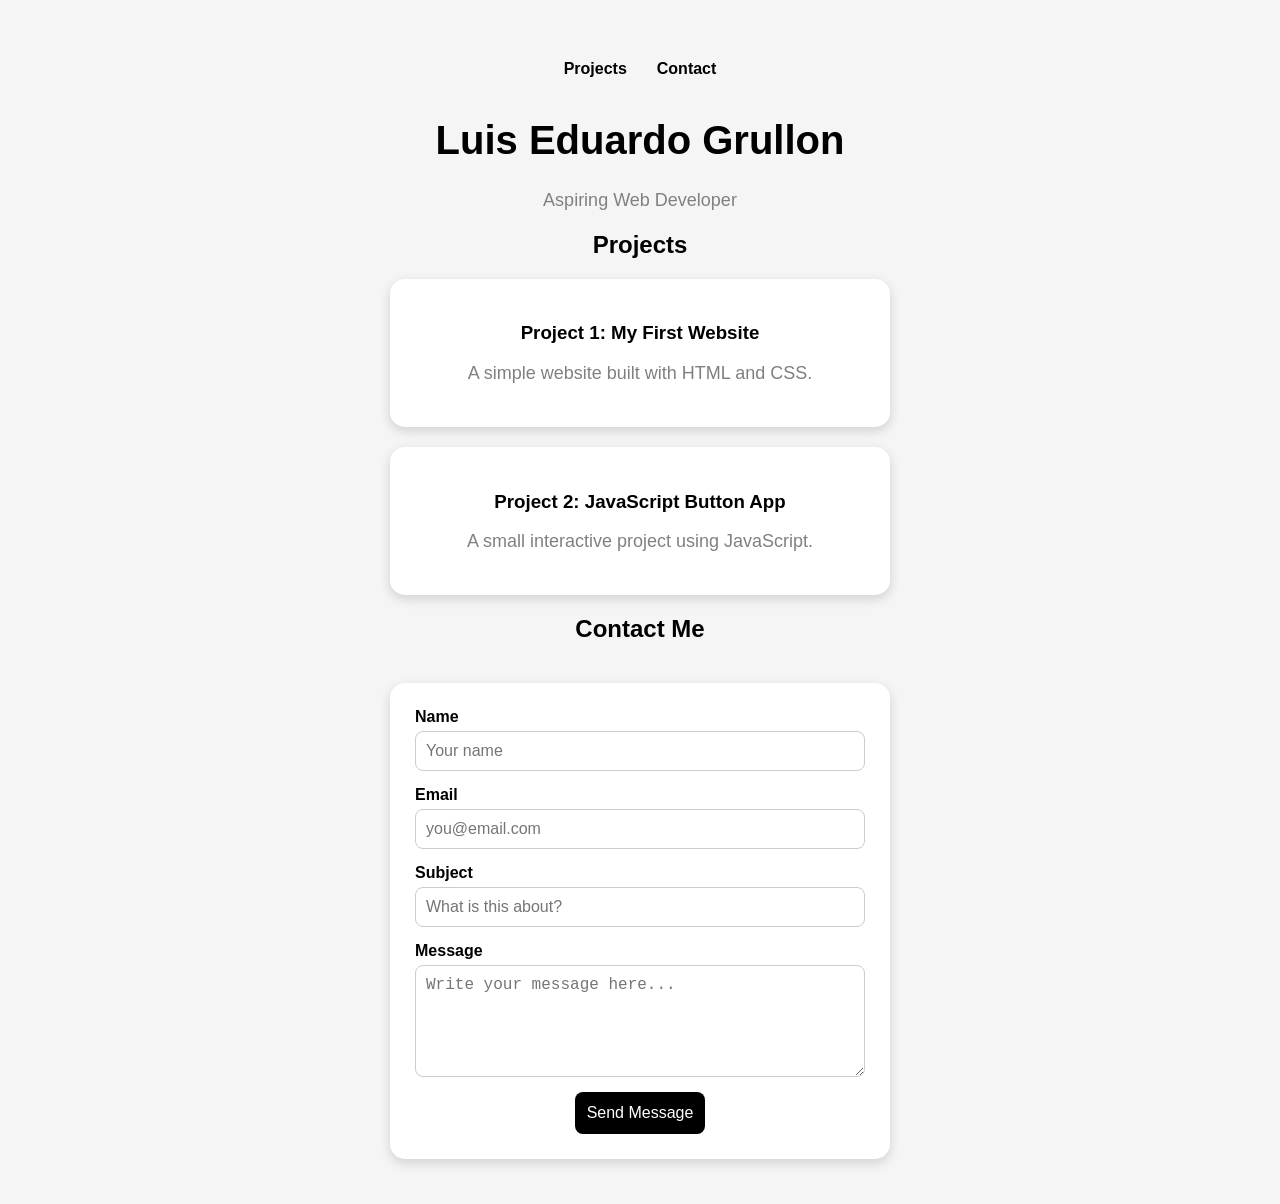
<file: index.html>
<!DOCTYPE html>
<html>
<head>
  <title>Luis Portfolio</title>
  <link rel="stylesheet" href="style.css">
</head>

<body>
  <nav>
  <a href="#projects">Projects</a>
  <a href="#contact">Contact</a>
</nav>

  <h1>Luis Eduardo Grullon</h1>
  <p>Aspiring Web Developer</p>

  <h2>Projects</h2>
  
<div class="projects">

  <div class="project-card">
    <h3>Project 1: My First Website</h3>
    <p>A simple website built with HTML and CSS.</p>
  </div>

  <div class="project-card">
    <h3>Project 2: JavaScript Button App</h3>
    <p>A small interactive project using JavaScript.</p>
  </div>

</div>

<h2 id="contact">Contact Me</h2>

<form
  action="https://formspree.io/f/xkovjbqb"
  method="POST"
  class="contact-form"
>
  <div class="field">
    <label for="name">Name</label>
    <input
      type="text"
      id="name"
      name="name"
      placeholder="Your name"
      required
    />
  </div>

  <div class="field">
    <label for="email">Email</label>
    <input
      type="email"
      id="email"
      name="email"
      placeholder="you@email.com"
      required
    />
  </div>

  <div class="field">
    <label for="subject">Subject</label>
    <input
      type="text"
      id="subject"
      name="subject"
      placeholder="What is this about?"
      required
    />
  </div>

  <div class="field">
    <label for="message">Message</label>
    <textarea
      id="message"
      name="message"
      rows="5"
      placeholder="Write your message here..."
      required
    ></textarea>
  </div>

  <button type="submit">Send Message</button>
</form>
<!--
<p>Email: luisgru2023@email.com</p>
<p>Phone: 774-505-2354</p>
<p>GitHub: <a href="https://github.com/lusis96" target="_blank">My Profile</a></p>
-->
</body>
</html>
</file>
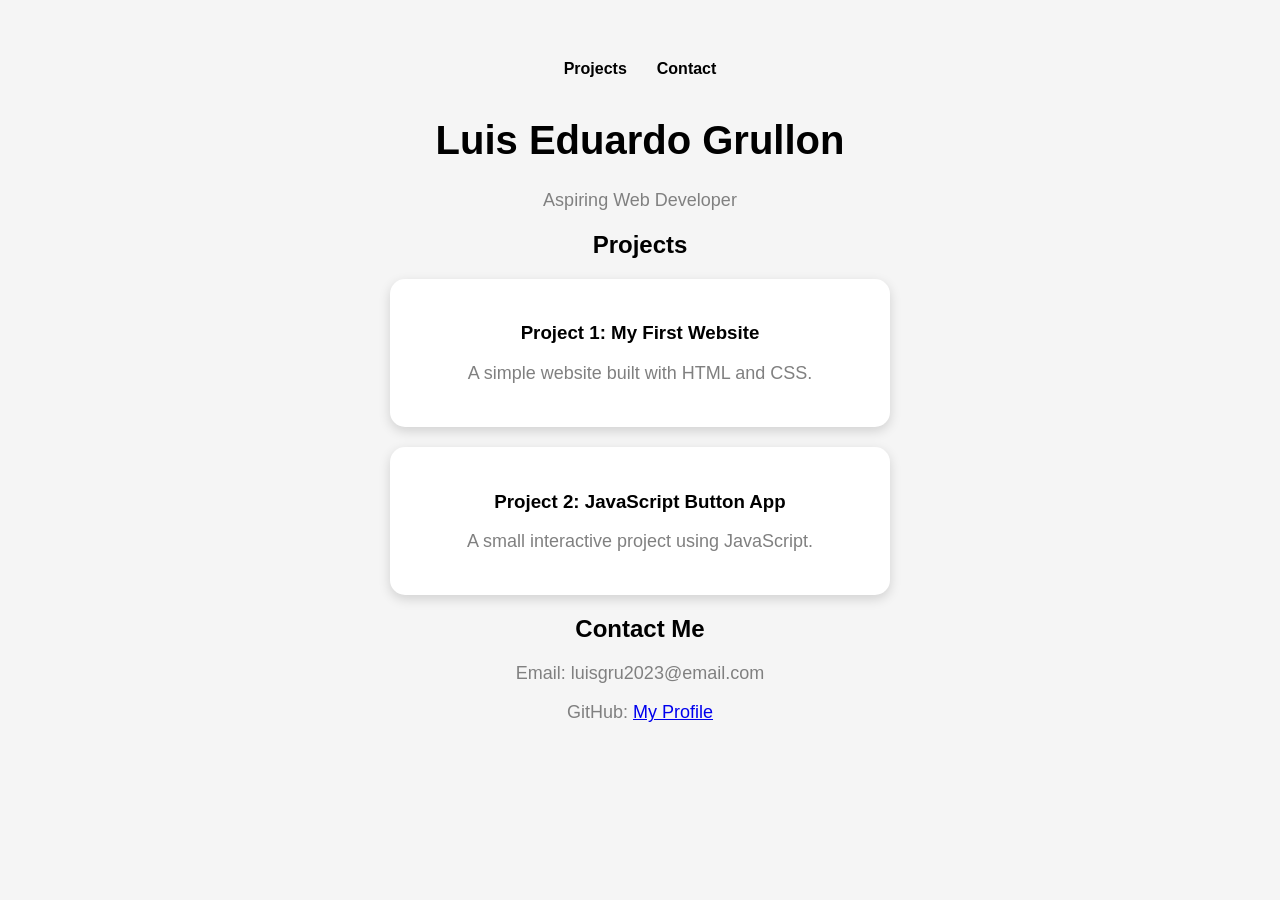
<file: luis-portfolio/index.html>
<!DOCTYPE html>
<html>
<head>
  <title>Luis Portfolio</title>
  <link rel="stylesheet" href="style.css">
</head>

<body>
  <nav>
  <a href="#projects">Projects</a>
  <a href="#contact">Contact</a>
</nav>

  <h1>Luis Eduardo Grullon</h1>
  <p>Aspiring Web Developer</p>

  <h2>Projects</h2>
  
<div class="projects">

  <div class="project-card">
    <h3>Project 1: My First Website</h3>
    <p>A simple website built with HTML and CSS.</p>
  </div>

  <div class="project-card">
    <h3>Project 2: JavaScript Button App</h3>
    <p>A small interactive project using JavaScript.</p>
  </div>

</div>

<h2 id="contact">Contact Me</h2>

<p>Email: luisgru2023@email.com</p>
<p>GitHub: <a href="https://github.com/lusis96" target="_blank">My Profile</a></p>

</body>
</html>
</file>
<file: style.css>
body {
  font-family: Arial;
  text-align: center;
  margin-top: 60px;
  background: #f5f5f5;
}

h1 {
  font-size: 40px;
}

p {
  font-size: 18px;
  color: gray;
}

.projects {
  display: flex;
  flex-direction: column;
  gap: 20px;
  align-items: center;
}

.project-card {
  background: white;
  padding: 25px;
  width: 90%;
  max-width: 450px;
  border-radius: 15px;
  box-shadow: 0px 4px 12px rgba(0,0,0,0.15);
  transition: transform 0.2s;
}

.project-card:hover {
  transform: scale(1.02);
}

nav {
  display: flex;
  justify-content: center;
  gap: 30px;
  margin-bottom: 40px;
}

nav a {
  text-decoration: none;
  font-weight: bold;
  color: black;
}

nav a:hover {
  color: gray;
}

/* Contact Form Styling */
.contact-form {
  width: 90%;
  max-width: 450px;
  margin: 40px auto;
  background: white;
  padding: 25px;
  border-radius: 15px;
  box-shadow: 0px 4px 12px rgba(0,0,0,0.15);
}

.field {
  display: flex;
  flex-direction: column;
  text-align: left;
  margin-bottom: 15px;
}

.field label {
  margin-bottom: 5px;
  font-weight: bold;
}

.field input,
.field textarea {
  padding: 10px;
  font-size: 16px;
  border-radius: 8px;
  border: 1px solid #ccc;
}

button {
  padding: 12px;
  font-size: 16px;
  background: black;
  color: white;
  border: none;
  border-radius: 8px;
  cursor: pointer;
}

button:hover {
  background: #333;
}
</file>
<file: luis-portfolio/style.css>
body {
  font-family: Arial;
  text-align: center;
  margin-top: 60px;
  background: #f5f5f5;
}

h1 {
  font-size: 40px;
}

p {
  font-size: 18px;
  color: gray;
}

.projects {
  display: flex;
  flex-direction: column;
  gap: 20px;
  align-items: center;
}

.project-card {
  background: white;
  padding: 25px;
  width: 90%;
  max-width: 450px;
  border-radius: 15px;
  box-shadow: 0px 4px 12px rgba(0,0,0,0.15);
  transition: transform 0.2s;
}

.project-card:hover {
  transform: scale(1.02);
}

nav {
  display: flex;
  justify-content: center;
  gap: 30px;
  margin-bottom: 40px;
}

nav a {
  text-decoration: none;
  font-weight: bold;
  color: black;
}

nav a:hover {
  color: gray;
}
</file>
